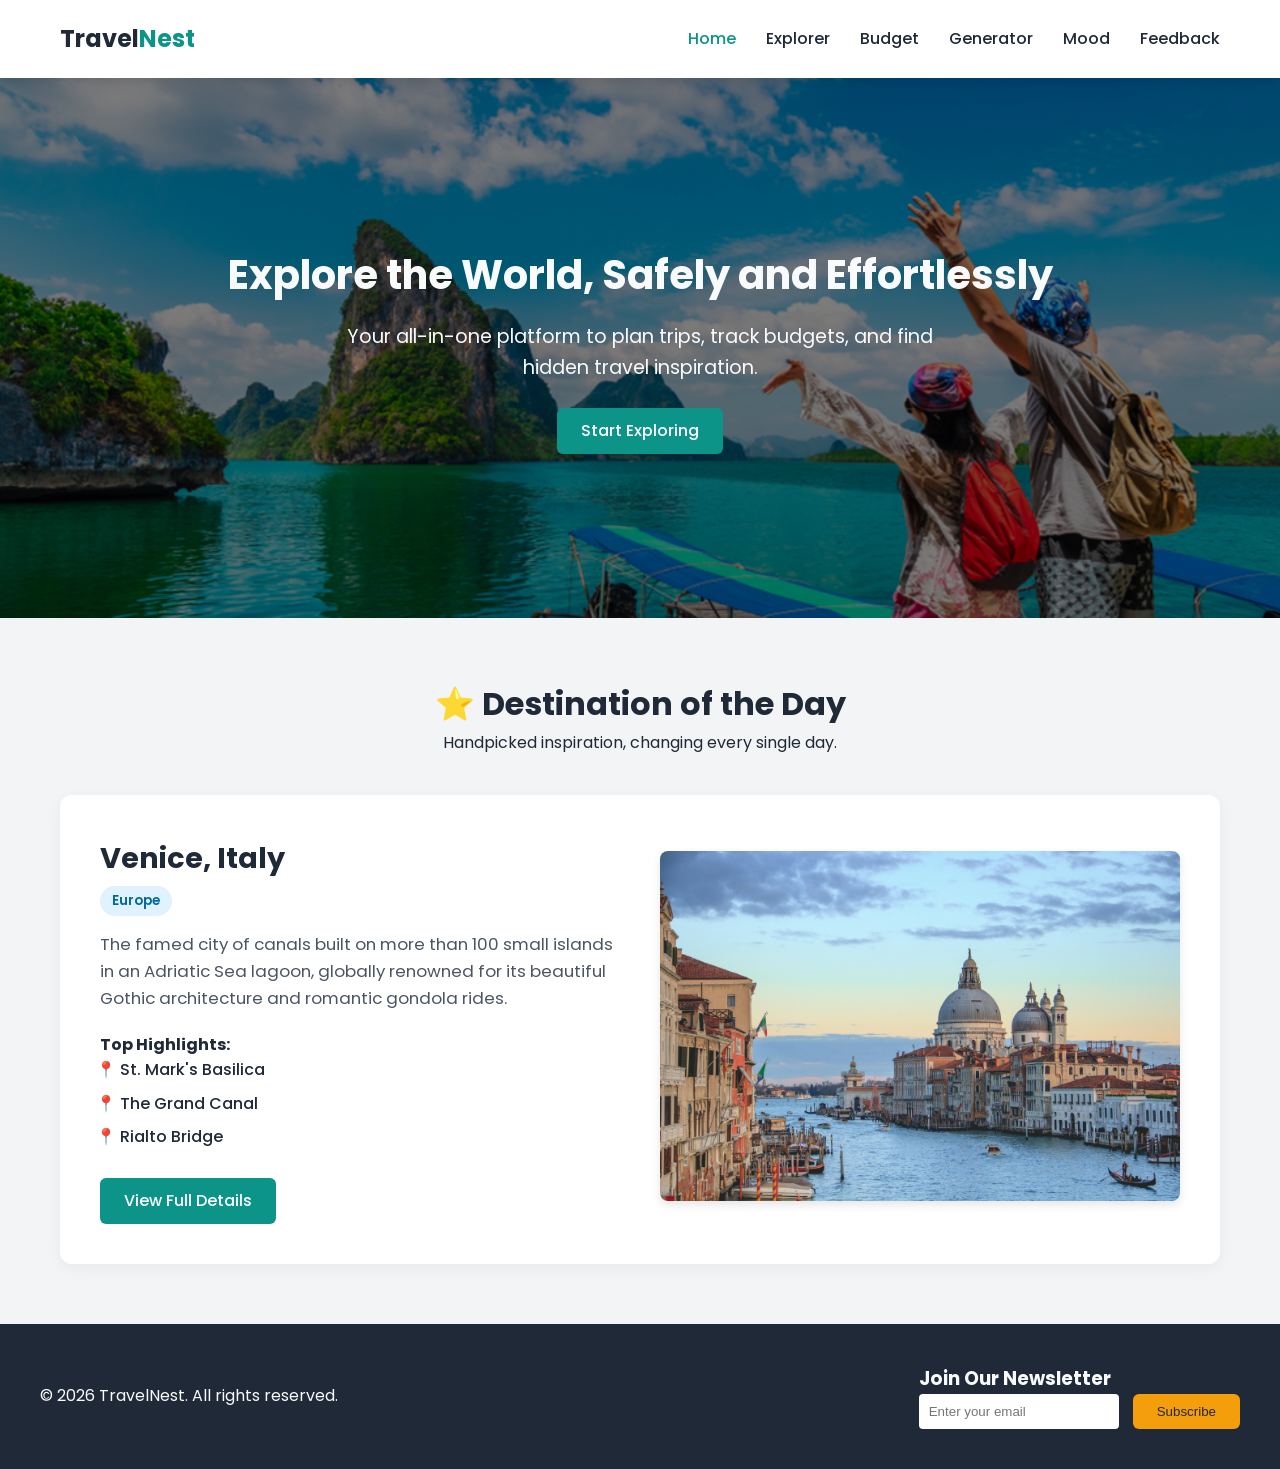
<file: index.html>
<!DOCTYPE html>
<html lang="en">
<head>
    <meta charset="UTF-8">
    <meta name="viewport" content="width=device-width, initial-scale=1.0">
    <title>TravelNest - Your Ultimate Travel Planner</title>
    
    <link rel="preconnect" href="https://fonts.googleapis.com">
    <link rel="preconnect" href="https://fonts.gstatic.com" crossorigin>
    <link href="https://fonts.googleapis.com/css2?family=Poppins:wght@300;400;500;600;700&display=swap" rel="stylesheet">
    
    <link rel="stylesheet" href="css/style.css">
</head>
<body>

    <header class="site-header">
        <div class="header-container">
            <a href="index.html" class="logo">Travel<span>Nest</span></a>
            
            <nav class="main-nav" id="mainNav">
                <ul>
                    <li><a href="index.html" class="active">Home</a></li>
                    <li><a href="explorer.html">Explorer</a></li>
                    <li><a href="budget.html">Budget</a></li>
                    <li><a href="generator.html">Generator</a></li>
                    <li><a href="mood.html">Mood</a></li>
                    <li><a href="feedback.html">Feedback</a></li>
                </ul>
            </nav>
            
            <button class="menu-toggle" id="menuToggle" aria-label="Toggle navigation">
                <span class="bar"></span>
                <span class="bar"></span>
                <span class="bar"></span>
            </button>
        </div>
    </header>

    <main class="content-wrapper">
        <section class="hero">
            <h1>Explore the World, Safely and Effortlessly</h1>
            <p>Your all-in-one platform to plan trips, track budgets, and find hidden travel inspiration.</p>
            <a href="explorer.html" class="btn btn-primary">Start Exploring</a>
        </section>

        <section class="daily-destination-section">
            <div class="section-title">
                <h2>⭐ Destination of the Day</h2>
                <p>Handpicked inspiration, changing every single day.</p>
            </div>
            
            <div class="daily-grid-container" id="dailyDestinationContainer">
                </div>
        </section>
    </main>

    <footer class="site-footer">
        <div class="footer-container">
            <p>&copy; 2026 TravelNest. All rights reserved.</p>
            
            <div class="newsletter-form">
                <h3>Join Our Newsletter</h3>
                <form id="newsletterForm">
                    <input type="email" placeholder="Enter your email" required id="newsletterEmail">
                    <button type="submit" class="btn btn-secondary">Subscribe</button>
                </form>
            </div>
        </div>
    </footer>

    <script src="js/data.js" defer></script>
    <script src="js/main.js" defer></script>
</body>
</html>
</file>
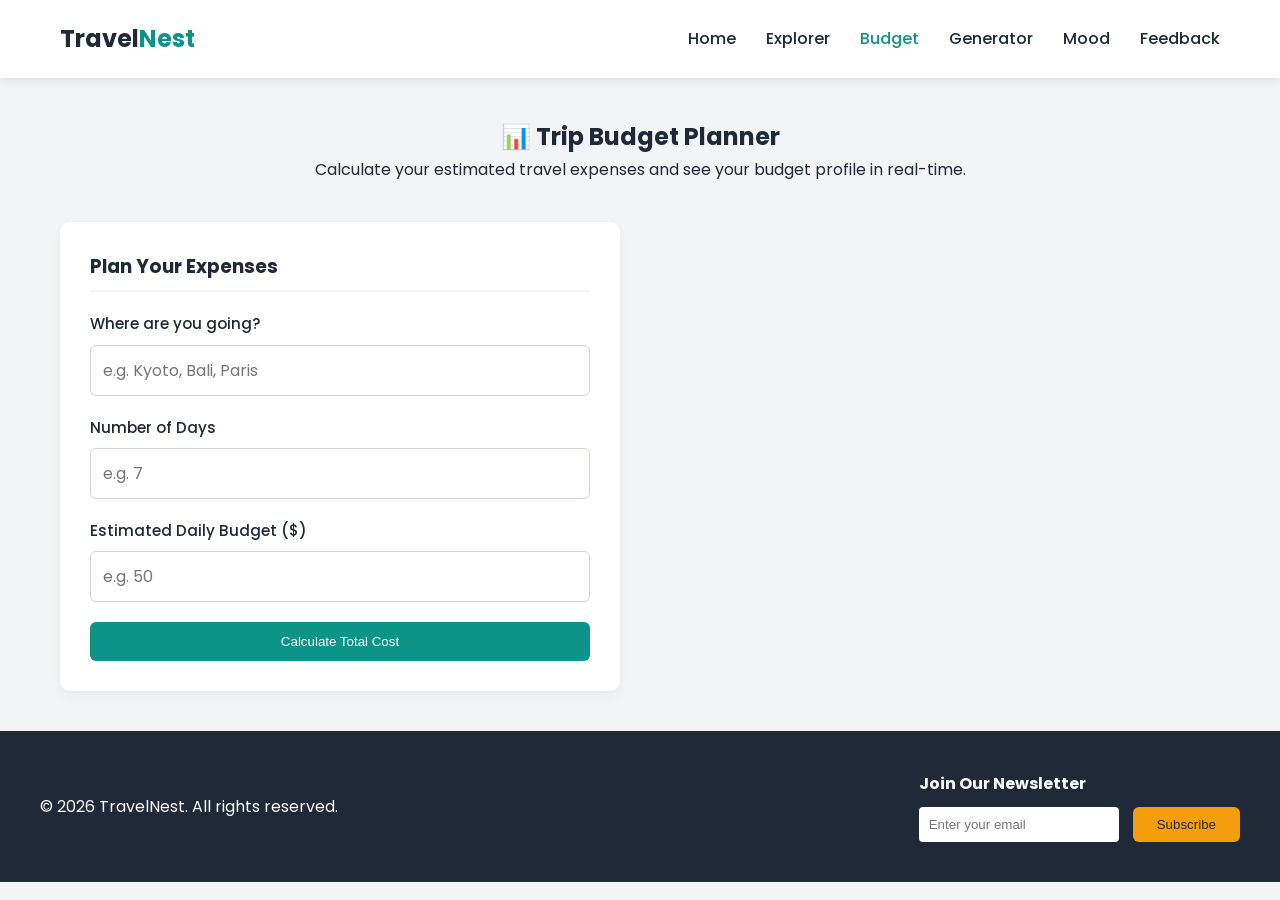
<file: budget.html>
<!DOCTYPE html>
<html lang="en">
<head>
    <meta charset="UTF-8">
    <meta name="viewport" content="width=device-width, initial-scale=1.0">
    <title>Trip Budget Planner - TravelNest</title>
    <link rel="preconnect" href="https://fonts.googleapis.com">
    <link rel="preconnect" href="https://fonts.gstatic.com" crossorigin>
    <link href="https://fonts.googleapis.com/css2?family=Poppins:wght@300;400;500;600;700&display=swap" rel="stylesheet">
    <link rel="stylesheet" href="css/style.css">
</head>
<body>

    <header class="site-header">
        <div class="header-container">
            <a href="index.html" class="logo">Travel<span>Nest</span></a>
            <nav class="main-nav" id="mainNav">
                <ul>
                    <li><a href="index.html">Home</a></li>
                    <li><a href="explorer.html">Explorer</a></li>
                    <li><a href="budget.html" class="active">Budget</a></li>
                    <li><a href="generator.html">Generator</a></li>
                    <li><a href="mood.html">Mood</a></li>
                    <li><a href="feedback.html">Feedback</a></li>
                </ul>
            </nav>
            <button class="menu-toggle" id="menuToggle" aria-label="Toggle navigation">
                <span class="bar"></span><span class="bar"></span><span class="bar"></span>
            </button>
        </div>
    </header>

    <main class="content-wrapper container-budget">
        <section class="budget-intro">
            <h2>📊 Trip Budget Planner</h2>
            <p>Calculate your estimated travel expenses and see your budget profile in real-time.</p>
        </section>

        <div class="budget-grid">
            
            <section class="budget-card-wrapper">
                <h3>Plan Your Expenses</h3>
                <form id="budgetForm" novalidate>
                    <div class="form-control">
                        <label for="budgetDestination">Where are you going?</label>
                        <input type="text" id="budgetDestination" placeholder="e.g. Kyoto, Bali, Paris" required>
                    </div>

                    <div class="form-control">
                        <label for="tripDays">Number of Days</label>
                        <input type="number" id="tripDays" min="1" placeholder="e.g. 7" required>
                    </div>

                    <div class="form-control">
                        <label for="dailyExpense">Estimated Daily Budget ($)</label>
                        <input type="number" id="dailyExpense" min="1" placeholder="e.g. 50" required>
                    </div>

                    <button type="submit" class="btn btn-primary form-btn">Calculate Total Cost</button>
                </form>
            </section>

            <section class="budget-card-wrapper result-card" id="resultCard">
                <h3>Calculation Summary</h3>
                
                <div class="result-stat">
                    <span>Target Destination:</span>
                    <strong id="outDestination">-</strong>
                </div>

                <div class="result-stat">
                    <span>Estimated Total Cost:</span>
                    <strong id="outTotal" class="cost-highlight">$0</strong>
                </div>

                <div class="result-stat">
                    <span>Budget Classification:</span>
                    <span id="outStatus" class="status-badge">-</span>
                </div>

                <div class="progress-container">
                    <p>Expense Allocation Tier</p>
                    <div class="progress-track">
                        <div class="progress-bar-fill" id="progressBar"></div>
                    </div>
                    <div class="progress-labels">
                        <span>Low ($0-$300)</span>
                        <span>Moderate</span>
                        <span>Luxury ($1000+)</span>
                    </div>
                </div>

                <button id="saveBudgetBtn" class="btn btn-secondary form-btn" style="margin-top: 20px;">💾 Save This Budget</button>
                <p id="savedFeedbackMsg" class="success-alert" style="display: none;">Trip budget saved successfully!</p>
            </section>

        </div>
    </main>

    <footer class="site-footer">
        <div class="footer-container">
            <p>&copy; 2026 TravelNest. All rights reserved.</p>
            <div class="newsletter-form">
                <h4>Join Our Newsletter</h4>
                <form id="newsletterForm">
                    <input type="email" placeholder="Enter your email" required id="newsletterEmail">
                    <button type="submit" class="btn btn-secondary">Subscribe</button>
                </form>
            </div>
        </div>
    </footer>

    <script src="js/main.js" defer></script>
    <script src="js/budget.js" defer></script>
</body>
</html>
</file>
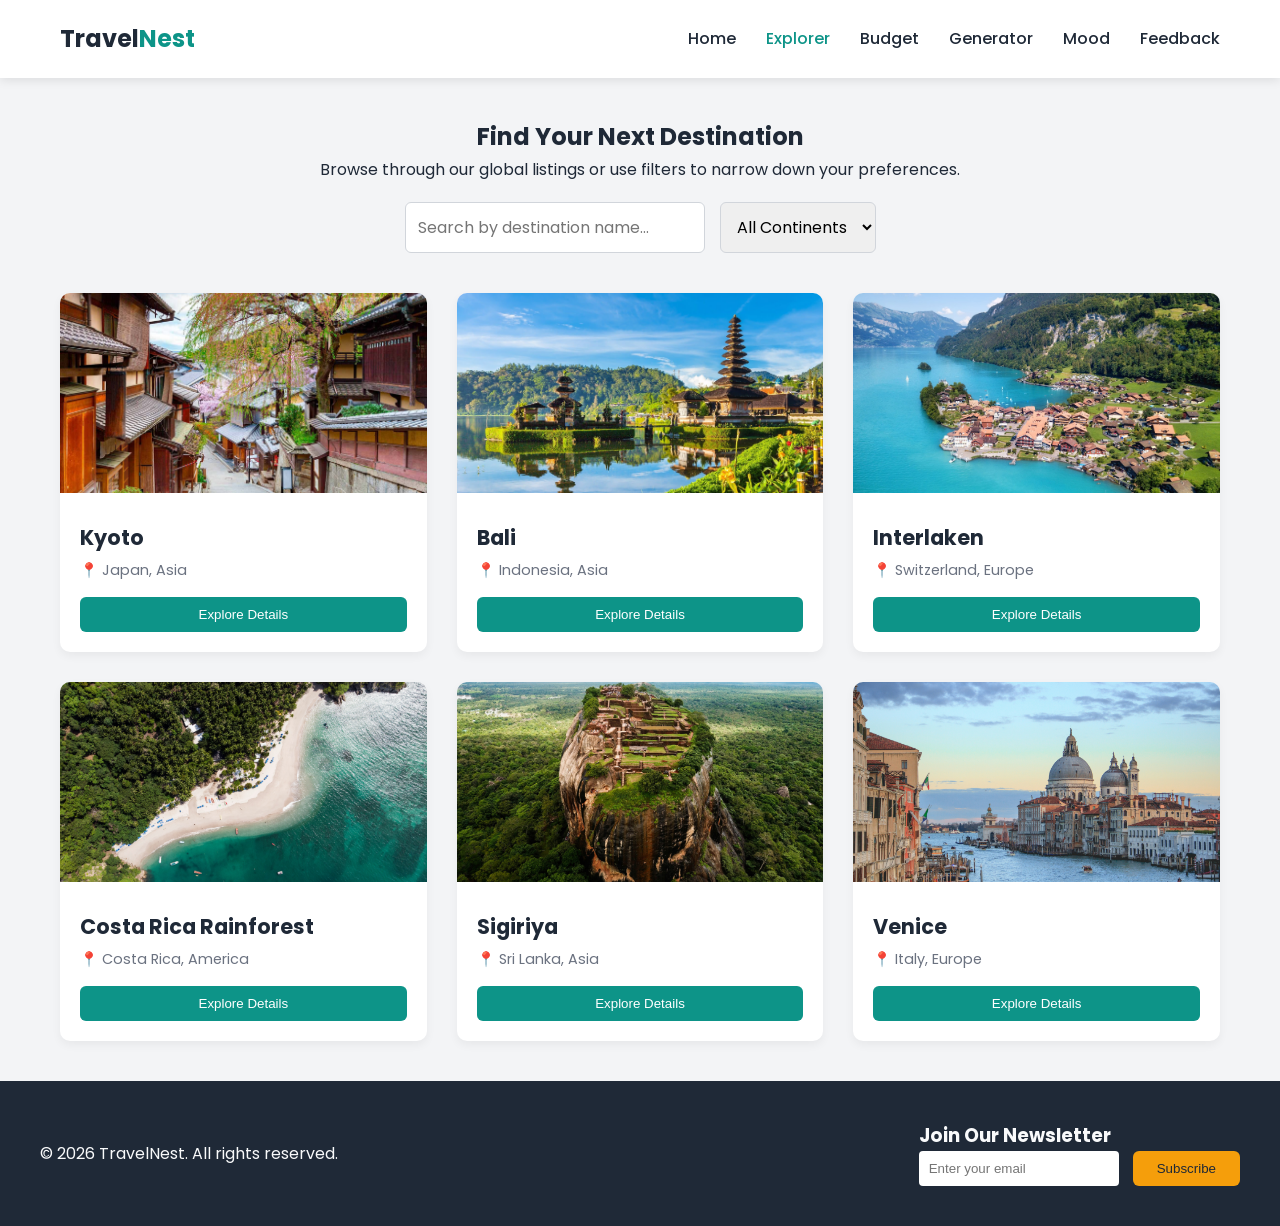
<file: explorer.html>
<!DOCTYPE html>
<html lang="en">
<head>
    <meta charset="UTF-8">
    <meta name="viewport" content="width=device-width, initial-scale=1.0">
    <title>Explore Destinations - TravelNest</title>
    <link rel="preconnect" href="https://fonts.googleapis.com">
    <link rel="preconnect" href="https://fonts.gstatic.com" crossorigin>
    <link href="https://fonts.googleapis.com/css2?family=Poppins:wght@300;400;500;600;700&display=swap" rel="stylesheet">
    <link rel="stylesheet" href="css/style.css">
</head>
<body>

    <header class="site-header">
        <div class="header-container">
            <a href="index.html" class="logo">Travel<span>Nest</span></a>
            <nav class="main-nav" id="mainNav">
                <ul>
                    <li><a href="index.html">Home</a></li>
                    <li><a href="explorer.html" class="active">Explorer</a></li>
                    <li><a href="budget.html">Budget</a></li>
                    <li><a href="generator.html">Generator</a></li>
                    <li><a href="mood.html">Mood</a></li>
                    <li><a href="feedback.html">Feedback</a></li>
                </ul>
            </nav>
            <button class="menu-toggle" id="menuToggle" aria-label="Toggle navigation">
                <span class="bar"></span><span class="bar"></span><span class="bar"></span>
            </button>
        </div>
    </header>

    <main class="content-wrapper container-explorer">
        <section class="explorer-intro">
            <h2>Find Your Next Destination</h2>
            <p>Browse through our global listings or use filters to narrow down your preferences.</p>
            
            <div class="filter-panel">
                <input type="text" id="searchInput" placeholder="Search by destination name...">
                
                <select id="continentFilter">
                    <option value="all">All Continents</option>
                    <option value="Asia">Asia</option>
                    <option value="Europe">Europe</option>
                    <option value="Americas">America</option>
                </select>
            </div>
        </section>

        <section class="cards-grid" id="destinationsGrid">
            </section>
    </main>

    <footer class="site-footer">
        <div class="footer-container">
            <p>&copy; 2026 TravelNest. All rights reserved.</p>
            <div class="newsletter-form">
                <h3>Join Our Newsletter</h3>
                <form id="newsletterForm">
                    <input type="email" placeholder="Enter your email" required id="newsletterEmail">
                    <button type="submit" class="btn btn-secondary">Subscribe</button>
                </form>
            </div>
        </div>
    </footer>

    <script src="js/data.js" defer></script>
    <script src="js/main.js" defer></script>
    <script src="js/explorer.js" defer></script>
</body>
</html>
</file>
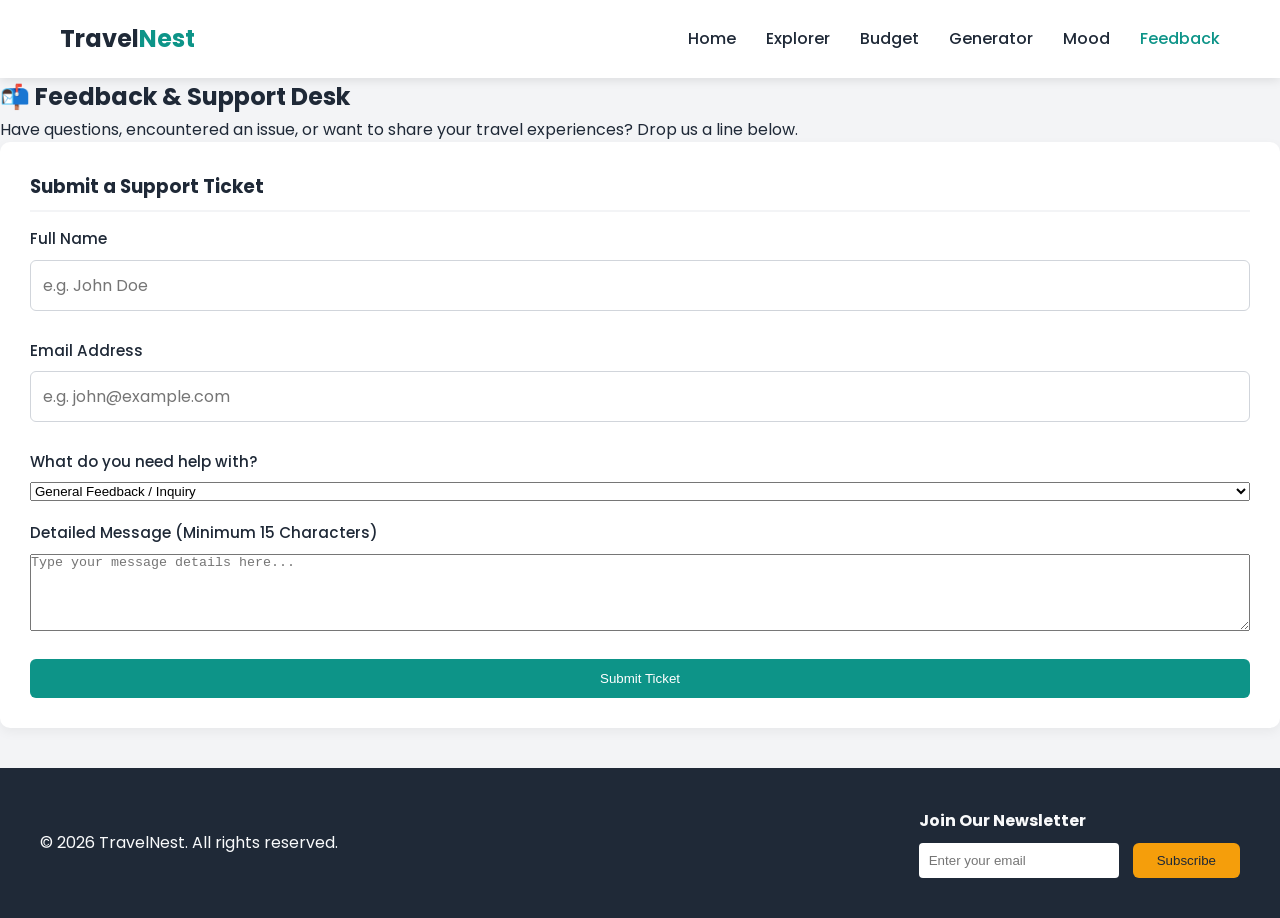
<file: feedback.html>
<!DOCTYPE html>
<html lang="en">
<head>
    <meta charset="UTF-8">
    <meta name="viewport" content="width=device-width, initial-scale=1.0">
    <title>Feedback & Support - TravelNest</title>
    <link rel="preconnect" href="https://fonts.googleapis.com">
    <link rel="preconnect" href="https://fonts.gstatic.com" crossorigin>
    <link href="https://fonts.googleapis.com/css2?family=Poppins:wght@300;400;500;600;700&display=swap" rel="stylesheet">
    <link rel="stylesheet" href="css/style.css">
</head>
<body>

    <header class="site-header">
        <div class="header-container">
            <a href="index.html" class="logo">Travel<span>Nest</span></a>
            <nav class="main-nav" id="mainNav">
                <ul>
                    <li><a href="index.html">Home</a></li>
                    <li><a href="explorer.html">Explorer</a></li>
                    <li><a href="budget.html">Budget</a></li>
                    <li><a href="generator.html">Generator</a></li>
                    <li><a href="mood.html">Mood</a></li>
                    <li><a href="feedback.html" class="active">Feedback</a></li>
                </ul>
            </nav>
            <button class="menu-toggle" id="menuToggle" aria-label="Toggle navigation">
                <span class="bar"></span><span class="bar"></span><span class="bar"></span>
            </button>
        </div>
    </header>

    <main class="content-wrapper container-feedback">
        <section class="feedback-intro">
            <h2>📬 Feedback & Support Desk</h2>
            <p>Have questions, encountered an issue, or want to share your travel experiences? Drop us a line below.</p>
        </section>

        <div class="feedback-card-centered">
            <section class="card-wrapper">
                <h3>Submit a Support Ticket</h3>
                
                <div id="globalFormStatus" class="global-status-alert" style="display: none;"></div>

                <form id="supportForm" novalidate>
                    <div class="form-control" id="controlName">
                        <label for="supportName">Full Name</label>
                        <input type="text" id="supportName" placeholder="e.g. John Doe" required>
                        <span class="inline-error-msg" id="errorName"></span>
                    </div>

                    <div class="form-control" id="controlEmail">
                        <label for="supportEmail">Email Address</label>
                        <input type="email" id="supportEmail" placeholder="e.g. john@example.com" required>
                        <span class="inline-error-msg" id="errorEmail"></span>
                    </div>

                    <div class="form-control">
                        <label for="supportCategory">What do you need help with?</label>
                        <select id="supportCategory">
                            <option value="General Inquiry">General Feedback / Inquiry</option>
                            <option value="Bug Report">Technical Issue / Bug Report</option>
                            <option value="Destination Suggestion">Destination Suggestion</option>
                        </select>
                    </div>

                    <div class="form-control" id="controlMessage">
                        <label for="supportMessage">Detailed Message (Minimum 15 Characters)</label>
                        <textarea id="supportMessage" rows="5" placeholder="Type your message details here..." required></textarea>
                        <span class="inline-error-msg" id="errorMessage"></span>
                    </div>

                    <button type="submit" class="btn btn-primary form-btn">Submit Ticket</button>
                </form>
            </section>
        </div>
    </main>

    <footer class="site-footer">
        <div class="footer-container">
            <p>&copy; 2026 TravelNest. All rights reserved.</p>
            <div class="newsletter-form">
                <h4>Join Our Newsletter</h4>
                <form id="newsletterForm">
                    <input type="email" placeholder="Enter your email" required id="newsletterEmail">
                    <button type="submit" class="btn btn-secondary">Subscribe</button>
                </form>
            </div>
        </div>
    </footer>

    <script src="js/main.js" defer></script>
    <script src="js/feedback.js" defer></script>
</body>
</html>
</file>
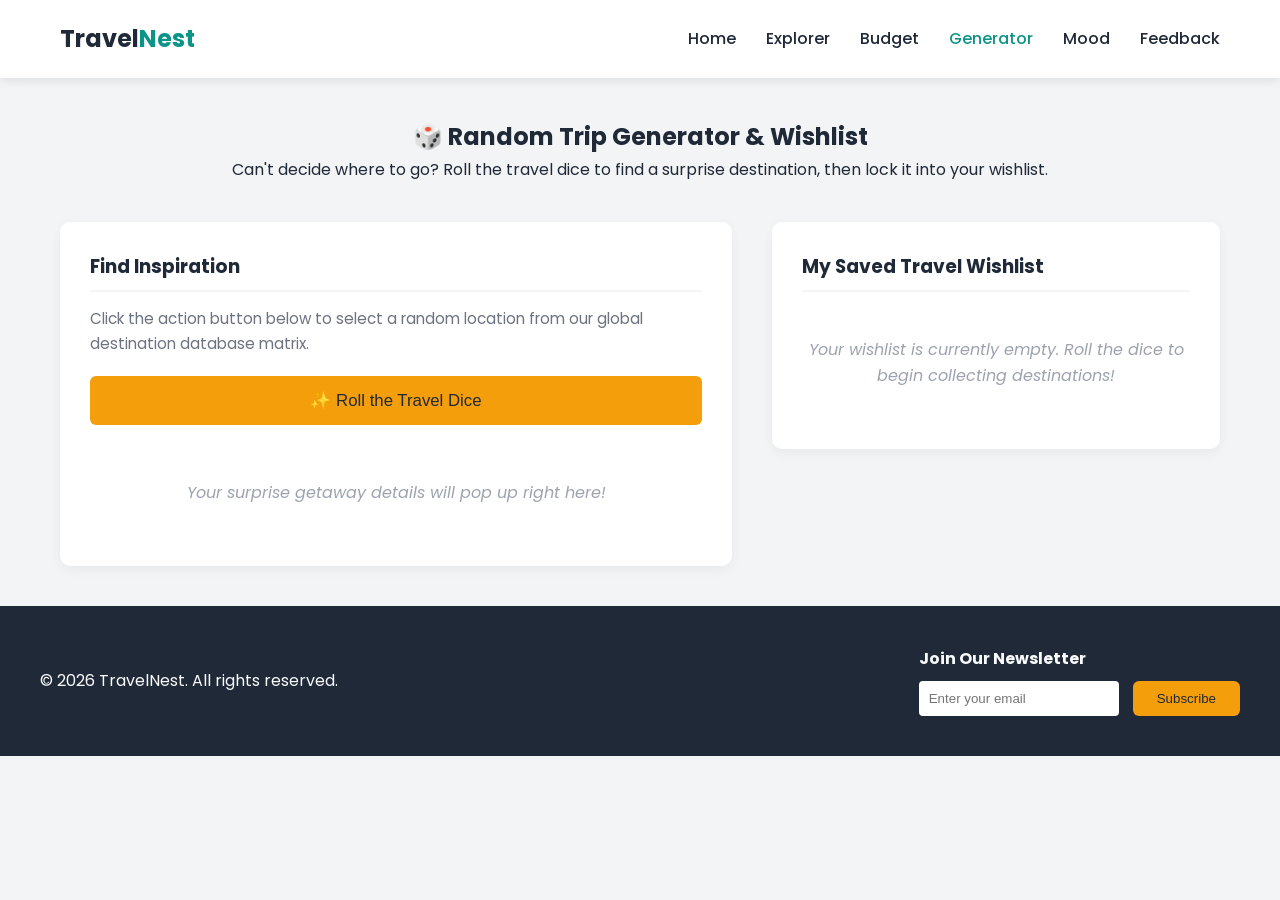
<file: generator.html>
<!DOCTYPE html>
<html lang="en">
<head>
    <meta charset="UTF-8">
    <meta name="viewport" content="width=device-width, initial-scale=1.0">
    <title>Random Trip Generator & Wishlist - TravelNest</title>
    <link rel="preconnect" href="https://fonts.googleapis.com">
    <link rel="preconnect" href="https://fonts.gstatic.com" crossorigin>
    <link href="https://fonts.googleapis.com/css2?family=Poppins:wght@300;400;500;600;700&display=swap" rel="stylesheet">
    <link rel="stylesheet" href="css/style.css">
</head>
<body>

    <header class="site-header">
        <div class="header-container">
            <a href="index.html" class="logo">Travel<span>Nest</span></a>
            <nav class="main-nav" id="mainNav">
                <ul>
                    <li><a href="index.html">Home</a></li>
                    <li><a href="explorer.html">Explorer</a></li>
                    <li><a href="budget.html">Budget</a></li>
                    <li><a href="generator.html" class="active">Generator</a></li>
                    <li><a href="mood.html">Mood</a></li>
                    <li><a href="feedback.html">Feedback</a></li>
                </ul>
            </nav>
            <button class="menu-toggle" id="menuToggle" aria-label="Toggle navigation">
                <span class="bar"></span><span class="bar"></span><span class="bar"></span>
            </button>
        </div>
    </header>

    <main class="content-wrapper container-generator">
        <section class="generator-intro">
            <h2>🎲 Random Trip Generator & Wishlist</h2>
            <p>Can't decide where to go? Roll the travel dice to find a surprise destination, then lock it into your wishlist.</p>
        </section>

        <div class="generator-grid">
            
            <section class="gen-box card-wrapper">
                <h3>Find Inspiration</h3>
                <p class="instruction-text">Click the action button below to select a random location from our global destination database matrix.</p>
                
                <button id="generateBtn" class="btn btn-secondary gen-action-btn">✨ Roll the Travel Dice</button>

                <div id="generatedResultPlaceholder" class="generated-result-container">
                    <p class="placeholder-text">Your surprise getaway details will pop up right here!</p>
                </div>
            </section>

            <section class="wish-box card-wrapper">
                <h3>My Saved Travel Wishlist</h3>
                
                <div id="wishlistItemsGrid" class="wishlist-items-container">
                    </div>
            </section>

        </div>
    </main>

    <footer class="site-footer">
        <div class="footer-container">
            <p>&copy; 2026 TravelNest. All rights reserved.</p>
            <div class="newsletter-form">
                <h4>Join Our Newsletter</h4>
                <form id="newsletterForm">
                    <input type="email" placeholder="Enter your email" required id="newsletterEmail">
                    <button type="submit" class="btn btn-secondary">Subscribe</button>
                </form>
            </div>
        </div>
    </footer>

    <script src="js/data.js" defer></script>
    <script src="js/main.js" defer></script>
    <script src="js/generator.js" defer></script>
</body>
</html>
</file>
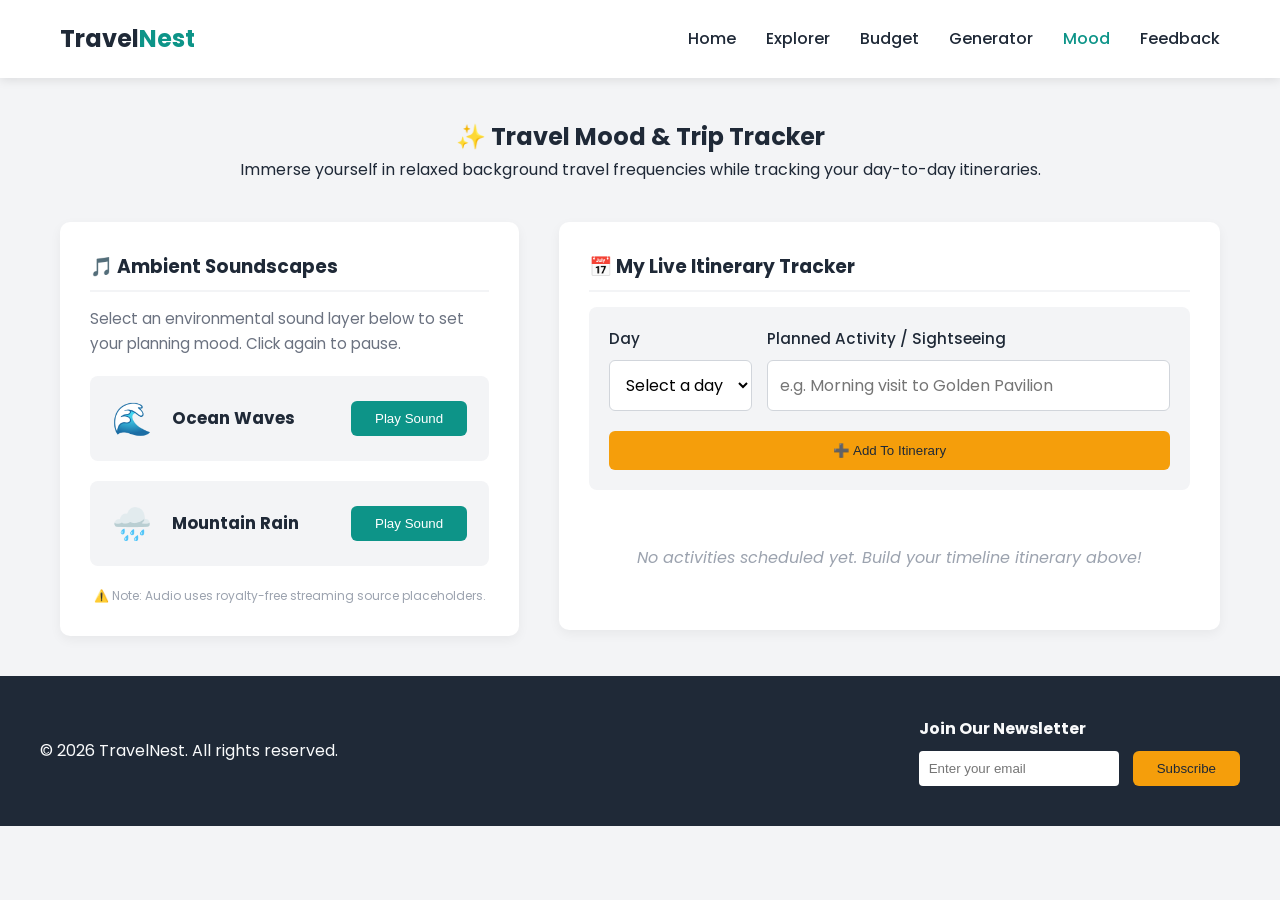
<file: mood.html>
<!DOCTYPE html>
<html lang="en">
<head>
    <meta charset="UTF-8">
    <meta name="viewport" content="width=device-width, initial-scale=1.0">
    <title>Travel Mood & Itinerary - TravelNest</title>
    <link rel="preconnect" href="https://fonts.googleapis.com">
    <link rel="preconnect" href="https://fonts.gstatic.com" crossorigin>
    <link href="https://fonts.googleapis.com/css2?family=Poppins:wght@300;400;500;600;700&display=swap" rel="stylesheet">
    <link rel="stylesheet" href="css/style.css">
</head>
<body>

    <header class="site-header">
        <div class="header-container">
            <a href="index.html" class="logo">Travel<span>Nest</span></a>
            <nav class="main-nav" id="mainNav">
                <ul>
                    <li><a href="index.html">Home</a></li>
                    <li><a href="explorer.html">Explorer</a></li>
                    <li><a href="budget.html">Budget</a></li>
                    <li><a href="generator.html">Generator</a></li>
                    <li><a href="mood.html" class="active">Mood</a></li>
                    <li><a href="feedback.html">Feedback</a></li>
                </ul>
            </nav>
            <button class="menu-toggle" id="menuToggle" aria-label="Toggle navigation">
                <span class="bar"></span><span class="bar"></span><span class="bar"></span>
            </button>
        </div>
    </header>

    <main class="content-wrapper container-mood">
        <section class="mood-intro">
            <h2>✨ Travel Mood & Trip Tracker</h2>
            <p>Immerse yourself in relaxed background travel frequencies while tracking your day-to-day itineraries.</p>
        </section>

        <div class="mood-grid">
            
            <section class="mood-card card-wrapper">
                <h3>🎵 Ambient Soundscapes</h3>
                <p class="instruction-text">Select an environmental sound layer below to set your planning mood. Click again to pause.</p>
                
                <div class="sound-controls-container">
                    <div class="sound-card" id="soundCardOcean">
                        <span class="sound-icon">🌊</span>
                        <h4>Ocean Waves</h4>
                        <button class="btn btn-primary sound-btn" data-sound="ocean">Play Sound</button>
                    </div>

                    <div class="sound-card" id="soundCardRain">
                        <span class="sound-icon">🌧️</span>
                        <h4>Mountain Rain</h4>
                        <button class="btn btn-primary sound-btn" data-sound="rain">Play Sound</button>
                    </div>
                </div>
                <p class="audio-notice">⚠️ Note: Audio uses royalty-free streaming source placeholders.</p>
            </section>

            <section class="itinerary-card card-wrapper">
                <h3>📅 My Live Itinerary Tracker</h3>
                
                <form id="itineraryForm" class="itinerary-form-layout" novalidate>
    <div class="form-row-split">
        <div class="form-control">
            <label for="itineraryDay">Day</label>
            <select id="itineraryDay" required>
                <option value="" disabled selected>Select a day</option>
                <option value="Day 1">Day 1</option>
                <option value="Day 2">Day 2</option>
                <option value="Day 3">Day 3</option>
                <option value="Day 4">Day 4</option>
            </select>
        </div>
        <div class="form-control activity-input-grow">
            <label for="itineraryActivity">Planned Activity / Sightseeing</label>
            <input type="text" id="itineraryActivity" placeholder="e.g. Morning visit to Golden Pavilion" required>
        </div>
    </div>
    <button type="submit" class="btn btn-secondary form-btn">➕ Add To Itinerary</button>
</form>

                <div id="itineraryListContainer" class="itinerary-list-output">
                    </div>
            </section>

        </div>
    </main>

    <footer class="site-footer">
        <div class="footer-container">
            <p>&copy; 2026 TravelNest. All rights reserved.</p>
            <div class="newsletter-form">
                <h4>Join Our Newsletter</h4>
                <form id="newsletterForm">
                    <input type="email" placeholder="Enter your email" required id="newsletterEmail">
                    <button type="submit" class="btn btn-secondary">Subscribe</button>
                </form>
            </div>
        </div>
    </footer>

    <script src="js/main.js" defer></script>
    <script src="js/mood.js" defer></script>
</body>
</html>
</file>
<file: css/style.css>
/* ==========================================================================
   1. DESIGN SYSTEM VARIABLES & BASE RESETS
   ========================================================================== */
:root {
    --primary-color: #0d9488;    
    --secondary-color: #f59e0b;  
    --text-color-dark: #1f2937; 
    --text-color-light: #f9fafb;
    --bg-light: #f3f4f6;        
    --bg-card: #ffffff;         
 
    --max-width: 1200px;
    --transition-speed: 0.3s;
}

* {
    margin: 0;
    padding: 0;
    box-sizing: border-box;
}

body {
    font-family: 'Poppins', sans-serif;
    color: var(--text-color-dark);
    background-color: var(--bg-light);
    line-height: 1.6;
}

/* ==========================================================================
   2. REUSABLE UTILITIES & REUSABLE BUTTONS
   ========================================================================== */
.btn {
    display: inline-block;
    padding: 10px 24px;
    border-radius: 6px;
    font-weight: 500;
    text-decoration: none;
    cursor: pointer;
    transition: background var(--transition-speed), transform var(--transition-speed);
    border: none;
}

.btn-primary {
    background-color: var(--primary-color);
    color: white;
}

.btn-primary:hover {
    background-color: #0f766e;
    transform: translateY(-2px);
}

.btn-secondary {
    background-color: var(--secondary-color);
    color: var(--text-color-dark);
}

.btn-secondary:hover {
    background-color: #d97706;
    transform: translateY(-2px);
}

/* ==========================================================================
   3. HEADER & NAVIGATION LAYOUT (FLEXBOX)
   ========================================================================== */
.site-header {
    background-color: var(--bg-card);
    box-shadow: 0 2px 10px rgba(0,0,0,0.1);
    position: sticky;
    top: 0;
    z-index: 1000;
}

.header-container {
    display: flex;
    justify-content: space-between;
    align-items: center;
    max-width: var(--max-width);
    margin: 0 auto;
    padding: 20px;
}

.logo {
    font-size: 1.5rem;
    font-weight: 700;
    text-decoration: none;
    color: var(--text-color-dark);
}

.logo span {
    color: var(--primary-color);
}

.main-nav ul {
    display: flex;
    list-style: none;
    gap: 30px;
}

.main-nav a {
    text-decoration: none;
    color: var(--text-color-dark);
    font-weight: 500;
    transition: color var(--transition-speed);
}

.main-nav a:hover, .main-nav a.active {
    color: var(--primary-color);
}

/* Hamburger Hidden on Desktop */
.menu-toggle {
    display: none;
    flex-direction: column;
    gap: 5px;
    background: transparent;
    border: none;
    cursor: pointer;
}

.menu-toggle .bar {
    width: 25px;
    height: 3px;
    background-color: var(--text-color-dark);
    border-radius: 3px;
}

/* ==========================================================================
   4. BASIC HERO SECTION (For home page layout)
   ========================================================================== */
.hero {
    min-height: 60vh;
    background: linear-gradient(rgba(0,0,0,0.5), rgba(0,0,0,0.5)), url('../assets/images/hero-bg.png') no-repeat center center/cover;
    background-color: #2c3e50; /* Fallback color if image is missing */
    display: flex;
    flex-direction: column;
    justify-content: center;
    align-items: center;
    text-align: center;
    color: var(--text-color-light);
    padding: 20px;
}

.hero h1 {
    font-size: 2.5rem;
    margin-bottom: 15px;
}

.hero p {
    font-size: 1.2rem;
    margin-bottom: 25px;
    max-width: 600px;
}

/* ==========================================================================
   5. FOOTER & NEWSLETTER LAYOUT
   ========================================================================== */
.site-footer {
    background-color: var(--text-color-dark);
    color: var(--text-color-light);
    padding: 40px 20px;
    margin-top: 40px;
}

.footer-container {
    display: flex;
    justify-content: space-between;
    align-items: center;
    flex-wrap: wrap;
    max-width: var(--max-width);
    margin: 0 auto;
    gap: 20px;
}

.newsletter-form h4 {
    margin-bottom: 10px;
}

.newsletter-form input {
    padding: 10px;
    border-radius: 4px;
    border: none;
    margin-right: 10px;
    width: 200px;
}

/* ==========================================================================
   6. RESPONSIVE DESIGN (Media Queries for Mobile)
   ========================================================================== */
@media (max-width: 768px) {
    .menu-toggle {
        display: flex; 
    }

    .main-nav {
        display: none; 
        width: 100%;
        position: absolute;
        top: 100%;
        left: 0;
        background-color: var(--bg-card);
        padding: 20px;
        box-shadow: 0 4px 6px rgba(0,0,0,0.1);
    }
    
    .main-nav.open {
        display: block; 
    }

    .main-nav ul {
        flex-direction: column;
        gap: 15px;
    }

    .header-container {
        position: relative;
    }

    .footer-container {
        flex-direction: column;
        text-align: center;
    }
    
    .newsletter-form input {
        margin-bottom: 10px;
        width: 100%;
    }
}

/* ==========================================================================
   7. DESTINATION OF THE DAY (CSS GRID)
   ========================================================================== */
.daily-destination-section {
    max-width: var(--max-width);
    margin: 60px auto;
    padding: 0 20px;
}

.section-title {
    text-align: center;
    margin-bottom: 40px;
}

.section-title h2 {
    font-size: 2rem;
    color: var(--text-color-dark);
}

/* CSS Grid layout: Left text, Right image */
.daily-grid-container {
    display: grid;
    grid-template-columns: 1fr 1fr; /* Two columns of equal width */
    gap: 40px;
    background-color: var(--bg-card);
    padding: 40px;
    border-radius: 12px;
    box-shadow: 0 4px 15px rgba(0,0,0,0.05);
    align-items: center;
}

.daily-text-content h3 {
    font-size: 1.8rem;
    margin-bottom: 5px;
}

.badge {
    display: inline-block;
    background-color: #e0f2fe;
    color: #0369a1;
    padding: 4px 12px;
    border-radius: 20px;
    font-size: 0.85rem;
    font-weight: 600;
    margin-bottom: 15px;
}

.daily-text-content .description {
    font-size: 1.05rem;
    margin-bottom: 20px;
    color: #4b5563;
}

.daily-text-content ul {
    list-style-type: "📍 ";
    padding-left: 20px;
}

.daily-text-content li {
    margin-bottom: 8px;
    font-weight: 500;
}

.responsive-img {
    width: 100%;
    height: 350px;
    object-fit: cover; /* Prevents image stretching */
    border-radius: 8px;
    box-shadow: 0 4px 10px rgba(0,0,0,0.1);
}

/* Responsive adjustment: Stack into 1 column on mobile screens */
@media (max-width: 768px) {
    .daily-grid-container {
        grid-template-columns: 1fr; /* Swaps to a single column stack */
        gap: 20px;
        padding: 20px;
    }
}

/* ==========================================================================
   8. DESTINATION EXPLORER CARDS GRID
   ========================================================================== */
.container-explorer {
    max-width: var(--max-width);
    margin: 40px auto;
    padding: 0 20px;
}

.explorer-intro {
    text-align: center;
    margin-bottom: 40px;
}

.filter-panel {
    display: flex;
    justify-content: center;
    gap: 15px;
    margin-top: 20px;
    flex-wrap: wrap;
}

.filter-panel input, .filter-panel select {
    padding: 12px;
    border: 1px solid #d1d5db;
    border-radius: 6px;
    font-size: 1rem;
    font-family: inherit;
    outline: none;
}

.filter-panel input {
    width: 300px;
}

.cards-grid {
    display: grid;
    grid-template-columns: repeat(auto-fill, minmax(280px, 1fr)); 
    gap: 30px;
    margin-top: 20px;
}

.destination-card {
    background-color: var(--bg-card);
    border-radius: 10px;
    overflow: hidden; 
    box-shadow: 0 4px 10px rgba(0,0,0,0.05);
    transition: transform var(--transition-speed), box-shadow var(--transition-speed);
}

/* Subtle, smooth hover elevation animations */
.destination-card:hover {
    transform: translateY(-5px);
    box-shadow: 0 10px 20px rgba(0,0,0,0.1);
}

.card-img {
    width: 100%;
    height: 200px;
    object-fit: cover;
}

.card-body {
    padding: 20px;
}

.card-body h3 {
    font-size: 1.3rem;
    margin-bottom: 5px;
}

.card-body .location {
    font-size: 0.9rem;
    color: #6b7280;
    margin-bottom: 15px;
}

.card-btn {
    width: 100%;
    text-align: center;
}

.no-results {
    grid-column: 1 / -1;
    text-align: center;
    font-size: 1.2rem;
    color: #6b7280;
    padding: 40px;
}

/* ==========================================================================
   10. TRIP BUDGET PLANNER LAYOUT SYSTEM
   ========================================================================== */
.container-budget {
    max-width: var(--max-width);
    margin: 40px auto;
    padding: 0 20px;
}

.budget-intro {
    text-align: center;
    margin-bottom: 40px;
}

.budget-grid {
    display: grid;
    grid-template-columns: 1fr 1fr; 
    gap: 40px;
    align-items: start;
}

.budget-card-wrapper {
    background-color: var(--bg-card);
    padding: 30px;
    border-radius: 10px;
    box-shadow: 0 4px 12px rgba(0,0,0,0.05);
}

.budget-card-wrapper h3 {
    margin-bottom: 20px;
    color: var(--text-color-dark);
    border-bottom: 2px solid var(--bg-light);
    padding-bottom: 8px;
}

.form-control {
    margin-bottom: 20px;
    display: flex;
    flex-direction: column;
    gap: 8px;
}

.form-control label {
    font-weight: 500;
    font-size: 0.95rem;
}

.form-control input {
    padding: 12px;
    border: 1px solid #d1d5db;
    border-radius: 6px;
    font-size: 1rem;
    font-family: inherit;
    outline: none;
    transition: border-color var(--transition-speed);
}

.form-control input:focus {
    border-color: var(--primary-color);
}

.form-btn {
    width: 100%;
    text-align: center;
    padding: 12px;
}

.result-card {
    opacity: 0;
    transform: translateY(10px);
    transition: opacity 0.4s ease, transform 0.4s ease;
    pointer-events: none; 
}

.result-card.visible {
    opacity: 1;
    transform: translateY(0);
    pointer-events: auto;
}

.result-stat {
    display: flex;
    justify-content: space-between;
    align-items: center;
    padding: 12px 0;
    border-bottom: 1px dashed #e5e7eb;
}

.cost-highlight {
    font-size: 1.6rem;
    color: var(--primary-color);
}

.status-badge {
    padding: 4px 12px;
    border-radius: 4px;
    font-size: 0.85rem;
    font-weight: 600;
}
.status-low { background-color: #dcfce7; color: #166534; }
.status-moderate { background-color: #fef3c7; color: #92400e; }
.status-luxury { background-color: #fee2e2; color: #991b1b; }

.progress-container {
    margin-top: 25px;
}
.progress-container p {
    font-weight: 500;
    font-size: 0.9rem;
    margin-bottom: 8px;
    color: #4b5563;
}
.progress-track {
    width: 100%;
    height: 12px;
    background-color: var(--bg-light);
    border-radius: 6px;
    overflow: hidden;
}
.progress-bar-fill {
    width: 0%; 
    height: 100%;
    background-color: var(--primary-color);
    border-radius: 6px;
    transition: width 0.6s cubic-bezier(0.4, 0, 0.2, 1); 
}
.progress-labels {
    display: flex;
    justify-content: space-between;
    font-size: 0.75rem;
    color: #9ca3af;
    margin-top: 6px;
}

.success-alert {
    color: #166534;
    font-size: 0.9rem;
    margin-top: 10px;
    text-align: center;
    font-weight: 500;
}

@media (max-width: 768px) {
    .budget-grid {
        grid-template-columns: 1fr; 
        gap: 20px;
    }
}

/* ==========================================================================
   11. RANDOM TRIP GENERATOR & WISHLIST MODULE STYLING
   ========================================================================== */
.container-generator {
    max-width: var(--max-width);
    margin: 40px auto;
    padding: 0 20px;
}

.generator-intro {
    text-align: center;
    margin-bottom: 40px;
}

.generator-grid {
    display: grid;
    grid-template-columns: 1.2fr 0.8fr; 
    gap: 40px;
    align-items: start;
}

.card-wrapper {
    background-color: var(--bg-card);
    padding: 30px;
    border-radius: 10px;
    box-shadow: 0 4px 12px rgba(0,0,0,0.05);
}

.card-wrapper h3 {
    margin-bottom: 15px;
    color: var(--text-color-dark);
    border-bottom: 2px solid var(--bg-light);
    padding-bottom: 8px;
}

.instruction-text {
    color: #6b7280;
    font-size: 0.95rem;
    margin-bottom: 20px;
}

.gen-action-btn {
    width: 100%;
    padding: 14px;
    font-size: 1.05rem;
    margin-bottom: 25px;
}

.placeholder-text {
    text-align: center;
    color: #9ca3af;
    font-style: italic;
    padding: 30px 0;
}

.surprise-card {
    border: 1px solid #e5e7eb;
    border-radius: 8px;
    overflow: hidden;
    background-color: #fbcfe820; 
}

.surprise-img {
    width: 100%;
    height: 220px;
    object-fit: cover;
}

.surprise-info {
    padding: 20px;
}

.surprise-info h4 {
    font-size: 1.3rem;
    margin-bottom: 5px;
}

.wishlist-add-btn {
    width: 100%;
    margin-top: 15px;
    background-color: #db2777; 
    color: white;
}
.wishlist-add-btn:hover {
    background-color: #be185d;
}

.wishlist-items-container {
    display: flex;
    flex-direction: column;
    gap: 12px;
    margin-top: 15px;
}

.wishlist-item-row {
    display: flex;
    justify-content: space-between;
    align-items: center;
    background-color: var(--bg-light);
    padding: 12px 20px;
    border-radius: 6px;
    border-left: 4px solid #db2777; 
}

.wish-item-meta {
    display: flex;
    flex-direction: column;
}

.wish-item-meta strong {
    font-size: 1rem;
    color: var(--text-color-dark);
}

.wish-item-meta span {
    font-size: 0.8rem;
    color: #6b7280;
}

.remove-wish-btn {
    background: transparent;
    border: none;
    font-size: 1.6rem;
    color: #9ca3af;
    cursor: pointer;
    transition: color var(--transition-speed);
    line-height: 1;
}

.remove-wish-btn:hover {
    color: #dc2626;
}

.animated-fade-in {
    animation: simpleFadeIn 0.5s ease forwards;
}

@keyframes simpleFadeIn {
    from {
        opacity: 0;
        transform: translateY(8px);
    }
    to {
        opacity: 1;
        transform: translateY(0);
    }
}

@media (max-width: 768px) {
    .generator-grid {
        grid-template-columns: 1fr;
        gap: 20px;
    }
}

/* ==========================================================================
   12. TRAVEL MOOD & TIMELINE TRACKER MODULE
   ========================================================================== */
.container-mood {
    max-width: var(--max-width);
    margin: 40px auto;
    padding: 0 20px;
}

.mood-intro {
    text-align: center;
    margin-bottom: 40px;
}

.mood-grid {
    display: grid;
    grid-template-columns: 0.82fr 1.18fr; 
    gap: 40px;
    align-items: start;
}

/* Sound Control Panels Styles */
.sound-controls-container {
    display: flex;
    flex-direction: column;
    gap: 20px;
    margin-top: 20px;
}

.sound-card {
    display: flex;
    align-items: center;
    gap: 20px;
    background-color: var(--bg-light);
    padding: 15px 20px;
    border-radius: 8px;
    border: 2px solid transparent;
    transition: all var(--transition-speed);
}

.sound-card.playing {
    border-color: var(--primary-color);
    background-color: #f0fdfa; 
    box-shadow: 0 4px 10px rgba(13, 148, 136, 0.1);
}

.sound-icon {
    font-size: 2rem;
}

.sound-card h4 {
    flex-grow: 1;
    font-size: 1.05rem;
}

.audio-notice {
    font-size: 0.75rem;
    color: #9ca3af;
    margin-top: 20px;
    text-align: center;
}

.itinerary-form-layout {
    background-color: var(--bg-light);
    padding: 20px;
    border-radius: 8px;
    margin-bottom: 25px;
}

.form-row-split {
    display: flex;
    gap: 15px;
}

.activity-input-grow {
    flex-grow: 1;
}

.itinerary-form-layout select {
    padding: 12px;
    border: 1px solid #d1d5db;
    border-radius: 6px;
    font-size: 1rem;
    font-family: inherit;
    background-color: white;
    outline: none;
}

.itinerary-list-output {
    display: flex;
    flex-direction: column;
    gap: 12px;
}

.itinerary-item-row {
    display: flex;
    justify-content: space-between;
    align-items: center;
    padding: 14px 20px;
    border-radius: 6px;
    background-color: white;
    border: 1px solid #e5e7eb;
    transition: all var(--transition-speed) ease;
}

.itinerary-item-row.task-done {
    opacity: 0.5;
    background-color: #f9fafb;
    border-left: 4px solid #9ca3af;
}

.itinerary-item-row.task-done .activity-text {
    text-decoration: line-through;
    color: #9ca3af;
}

.itinerary-meta {
    display: flex;
    align-items: center;
    gap: 15px;
    flex-grow: 1;
}

.day-indicator {
    background-color: #f3f4f6;
    padding: 2px 10px;
    border-radius: 4px;
    font-size: 0.8rem;
    font-weight: 600;
    color: var(--text-color-dark);
    white-space: nowrap;
}

.activity-text {
    font-weight: 500;
    color: var(--text-color-dark);
    font-size: 0.95rem;
}

.itinerary-actions {
    display: flex;
    align-items: center;
    gap: 15px;
}

.task-toggle-check {
    width: 18px;
    height: 18px;
    cursor: pointer;
    accent-color: var(--primary-color);
}

.delete-itinerary-btn {
    background: transparent;
    border: none;
    font-size: 1.5rem;
    color: #9ca3af;
    cursor: pointer;
    transition: color var(--transition-speed);
}
.delete-itinerary-btn:hover {
    color: #dc2626;
}

@media (max-width: 768px) {
    .mood-grid {
        grid-template-columns: 1fr;
        gap: 25px;
    }
    .form-row-split {
        flex-direction: column;
        gap: 0;
    }
}
</file>
